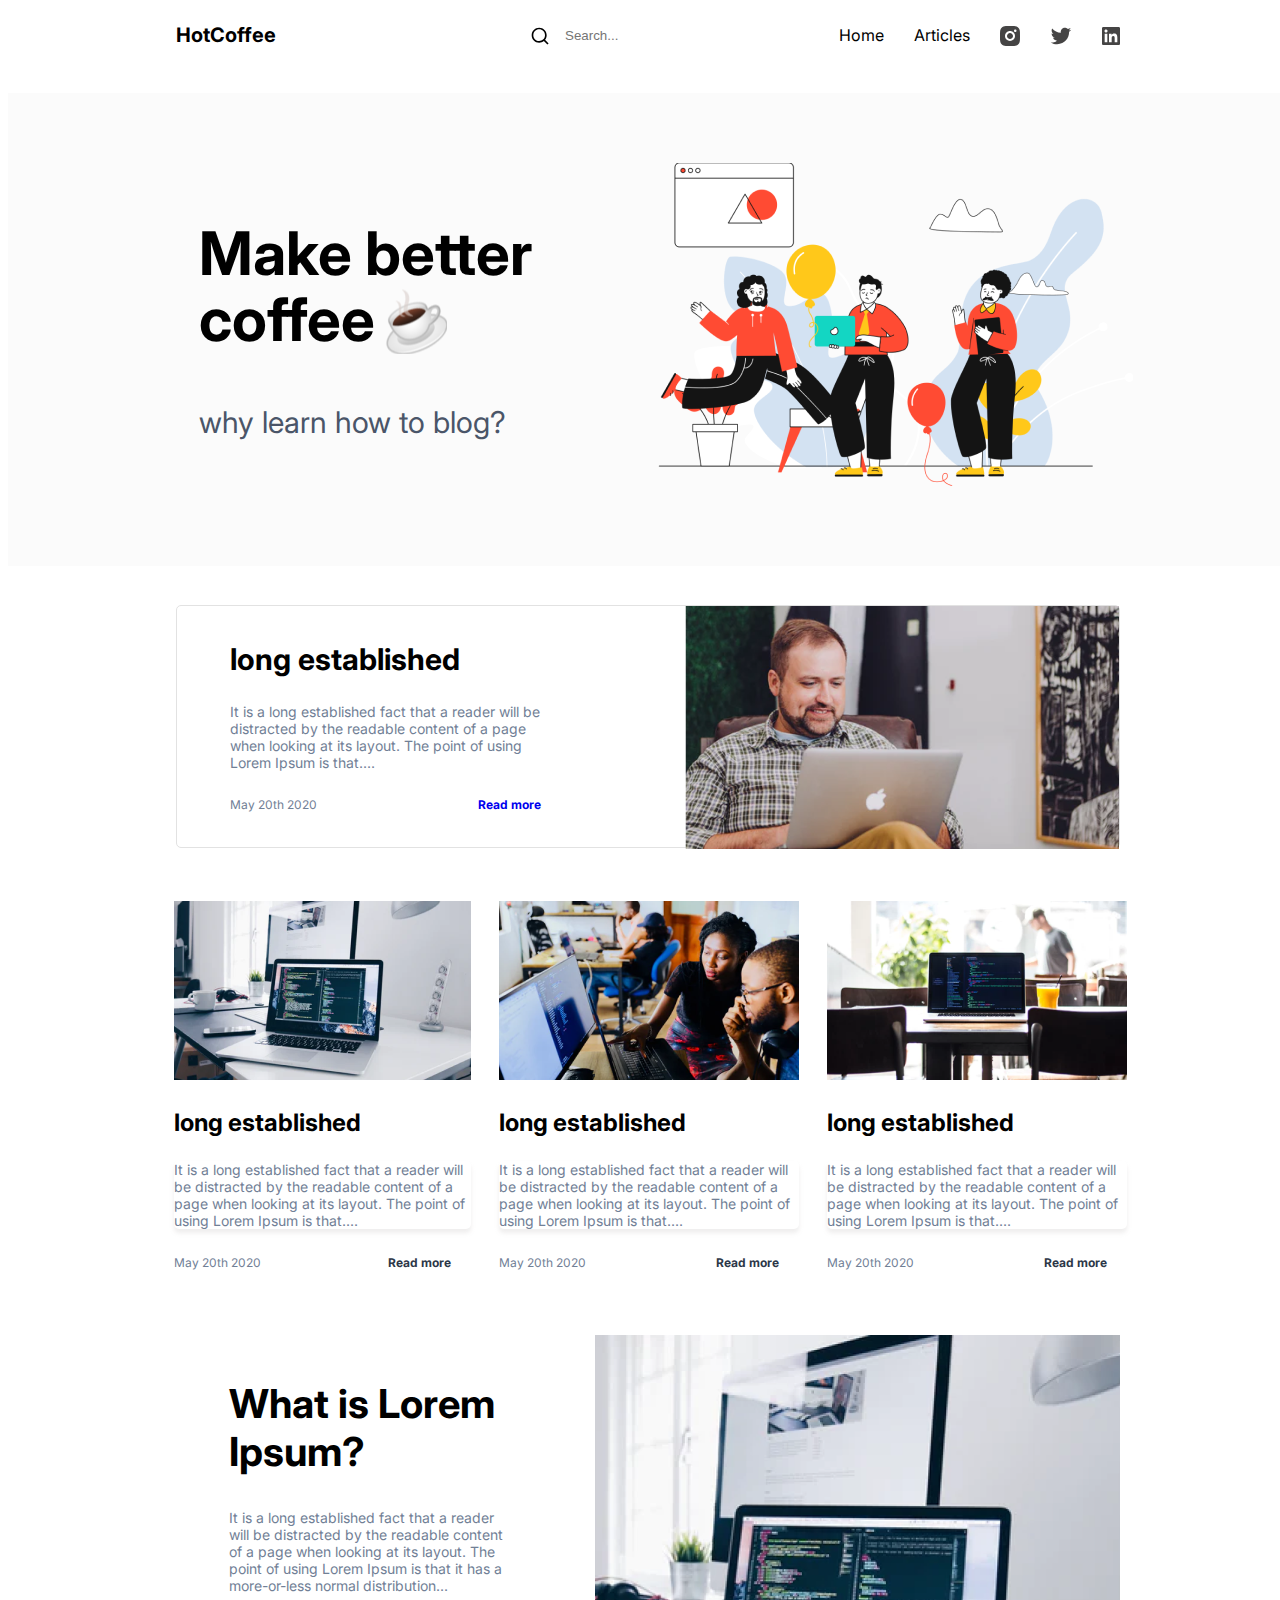
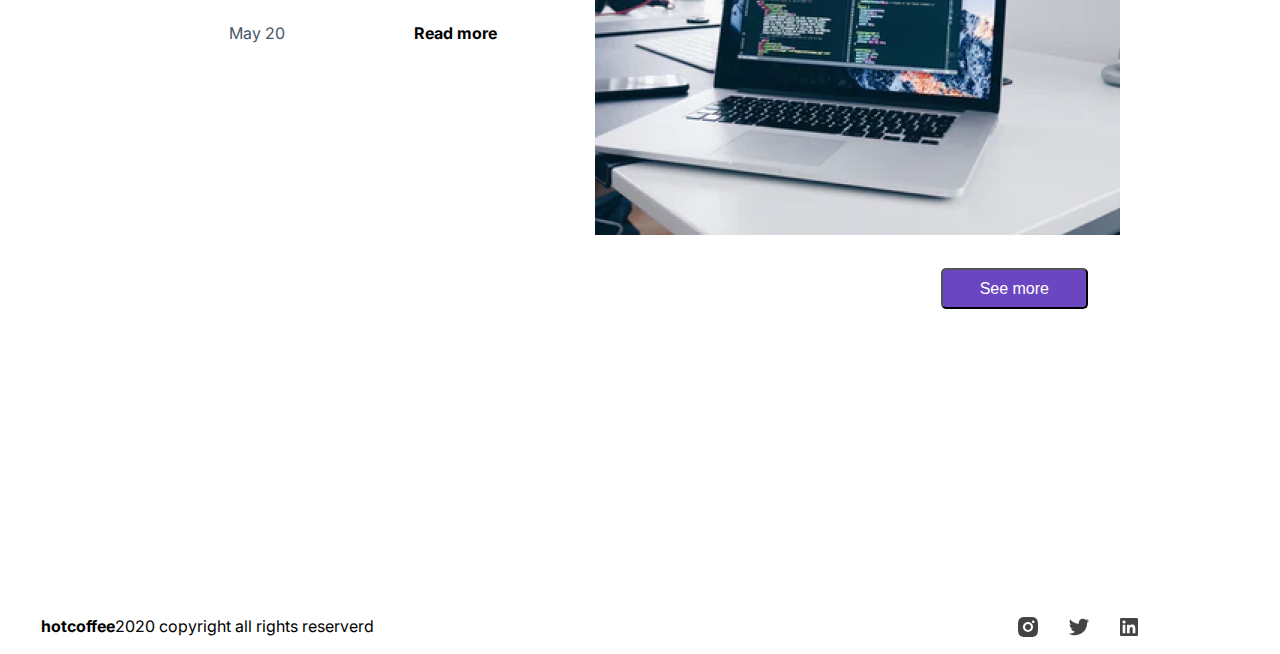
<file: хоткофи/index.html>
<!DOCTYPE html>
<html lang="en">
<head>
    <meta charset="UTF-8" />
    <meta http-equiv="X-UA-Compatible" content="IE=edge">
    <meta name="viewport" content="width=device-width, initial-scale=1.0">
    <title>HotCoffee</title>
    <link rel="preconnect" href="https://fonts.googleapis.com">
    <link rel="preconnect" href="https://fonts.gstatic.com" crossorigin>
    <link href="https://fonts.googleapis.com/css2?family=Inter:wght@100;200;300;400;500;600;700;800;900&family=Montserrat:wght@400;700;900&family=Yeseva+One&display=swap" rel="stylesheet">
    <link rel="stylesheet" href="css/style.css">
</head>
<body>
    <header class="header">
        <div class="container">
          <div class="header__row">
            <a href="index.html" class="logo">HotCoffee</a>
            <div class="header__wrapper">
              <div class="header__search">
                <form class="search">
                  <img src="img/search-line 1.svg" alt="Search" class="search__icon">
                  <input type="text" placeholder="Search..." style="border:none">
                </form>
              </div>
              <nav class="menu">
                <ul class="menu__list">
                  <li class="menu__item">
                    <a class="menu__link" href="details.html" target="_blank">Home</a>
                  </li>
                  <li class="menu__item">
                    <a class="menu__link" href="details.html" target="_blank">Articles</a>
                  </li>
                </ul>
                <div class="soc-network">
                  <ul class="soc-network__list">
                    <li>
                      <a href="index.html" class="soc-network__link">
                        <img src="icon/Vector.svg" alt="soc-network__icon">
                      </a>
                    </li>
                    <li>
                      <a href="index.html" class="soc-network__link">
                        <img src="icon/Vector-1.svg" alt="soc-network__icon">
                      </a>
                    </li>
                    <li>
                      <a href="index.html" class="soc-network__link">
                        <img src="icon/Vector-2.svg" alt="soc-network__icon">
                      </a>
                    </li>
                  </ul>
                </div>
              </nav> 
            </div> 
          </div>
        </div>
    </header>
    <main>
    <section class="main">
      <div class="container">
        <div class="main__row">
          <div class="main__col">
            <h1 class="main__title">
              Make better coffee 
            </h1>
            <p class="main__subtitle">
              why learn how to blog?
            </p>
          </div>
          <div class="main__col">
            <img src="img/croods1.png" alt="img-main">
          </div>
        </div>
      </div>
    </section>
    <section>
     <div class="container">
        <div class="main__row1">
          <div class="main__col1">
            <h2 class="main__title1">
              long established
            </h2>
            <p class="main__subtitle1">
              It is a long established fact that a reader will be distracted
                  by the readable content of a page when looking at its layout.
                  The point of using Lorem Ipsum is that....
            </p>
            <div class="before-content">
                    <p class="date">May 20th 2020</p>
                    <a href="#" class="read-more">Read more</a>
            </div>
          </div>
          <div class="main__col1">
            <img src="img/image 1.png" alt="man">
          </div>
        </div>
      </div> 
    </section>
     <article class="content">
      <div class="container2">
         <div class="main__row2">
              <img src="img/image 2.png" alt="computer">
            </div>
             <h2 class="main__title2">
               long established
             </h2>
             <p class="main_subtitle">
              It is a long established fact that a reader will be distracted
                  by the readable content of a page when looking at its layout.
                  The point of using Lorem Ipsum is that....
             </p>
             <div class="before-content2">
              <p class="date2">May 20th 2020</p>
              <a href="#" class="read-more2">Read more</a>
             </div>
            </div>
            </div>
            </div>
            <div class="container2">
              <div class="main__row3">
                <img src="img/image 4.png" alt="people">
              </div>
              <h2 class="main__title3">
                long established
              </h2>
              <p class="main_subtitle">
                It is a long established fact that a reader will be distracted
                  by the readable content of a page when looking at its layout.
                  The point of using Lorem Ipsum is that....
              </p>
              <div class="before-content2">
                <p class="date2">May 20th 2020</p>
                <a href="#" class="read-more2">Read more</a>
            </div>
            </div>
            <div class="container2">
              <div class="main__row4">
                <img src="img/image 5.png" alt="table">
              </div>
              <h2 class="main_title4">
                long established
              </h2>
              <p class="main_subtitle">
                It is a long established fact that a reader will be distracted
                  by the readable content of a page when looking at its layout.
                  The point of using Lorem Ipsum is that....
              </p>
              <div class="before-content2">
                <p class="date2">May 20th 2020</p>
                <a href="#" class="read-more2">Read more</a>
              </div>
            </div>
          </article>
          <section>
            <div class="container">
               <div class="main_row">
                 <div class="main__col1">
                   <h2 class="title">
                     What is Lorem Ipsum?
                   </h2>
                   <p class="main_title">
                    It is a long established fact that a reader will be distracted by the readable content of a page when looking at its layout. The point of using Lorem Ipsum is that it has a more-or-less normal distribution...
                   </p>
                   <div class="before-content">
                           <p class="date3">May 20</p>
                           <a href="#" class="r-m2">Read more</a>
                   </div>
                 </div>
                 <div class="main__col1">
                   <img src="img/note.png" width="525" height="500" alt="note">
                 </div>
               </div>
             </div>
           </section>
           <section>
            <div class="btn">
              <button class="btn-active" href="details.html" target="_blank">See more</button>
             </div>
           </section>
           </main>
  <footer class="footer">
    <div class="footdiv">
    <p class="footcopy">
      <strong>hotcoffee</strong>2020 copyright all rights reserverd
    </p>
    </div>
    <div class="soc-network2">
      <ul class="soc-network__list2">
        <li>
          <a href="index.html" class="soc-network__link2">
            <img src="icon/Vector.svg" alt="soc-network__icon2">
          </a>
        </li>
        <li>
          <a href="index.html" class="soc-network__link2">
            <img src="icon/Vector-1.svg" alt="soc-network__icon2">
          </a>
        </li>
        <li>
          <a href="index.html" class="soc-network__link2">
            <img src="icon/Vector-2.svg" alt="soc-network__icon2">
          </a>
        </li>
      </ul>
    </div>
  </footer>
</body>
</html>
</file>
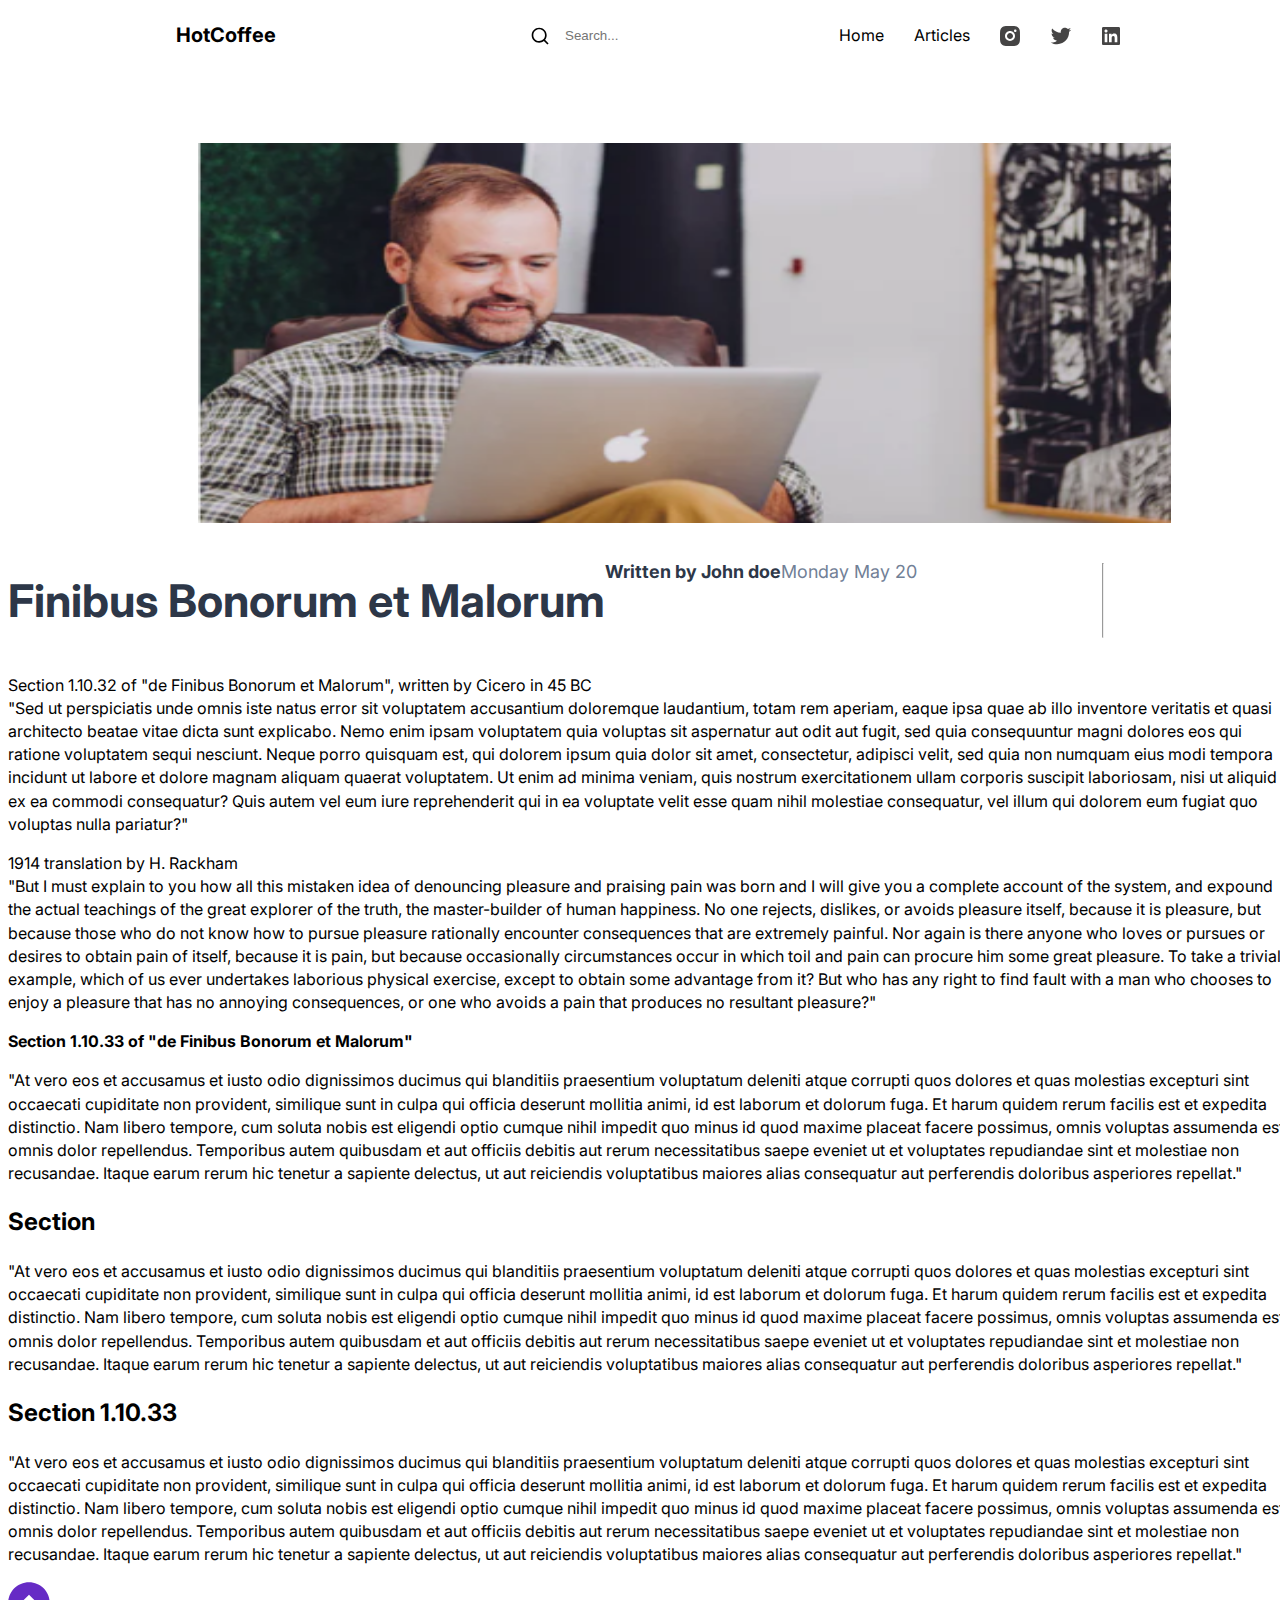
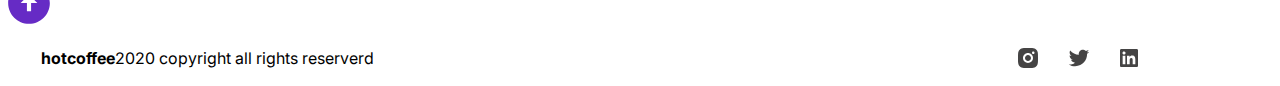
<file: хоткофи/details.html>
<!DOCTYPE html>
<html lang="en">
<head>
    <meta charset="UTF-8" />
    <meta http-equiv="X-UA-Compatible" content="IE=edge">
    <meta name="viewport" content="width=device-width, initial-scale=1.0">
    <title>HotCoffee</title>
    <link rel="preconnect" href="https://fonts.googleapis.com">
    <link rel="preconnect" href="https://fonts.gstatic.com" crossorigin>
    <link href="https://fonts.googleapis.com/css2?family=Inter:wght@100;200;300;400;500;600;700;800;900&family=Montserrat:wght@400;700;900&family=Yeseva+One&display=swap" rel="stylesheet">
    <link rel="stylesheet" href="css/style.css">
</head>
<body>
    <header class="header">
        <div class="container">
          <div class="header__row">
            <a href="index.html" class="logo">HotCoffee</a>
            <div class="header__wrapper">
              <div class="header__search">
                <form class="search">
                  <img src="img/search-line 1.svg" alt="Search" class="search__icon">
                  <input type="text" placeholder="Search..." style="border:none">
                </form>
              </div>
              <nav class="menu">
                <ul class="menu__list">
                  <li class="menu__item">
                    <a class="menu__link" href="#">Home</a>
                  </li>
                  <li class="menu__item">
                    <a class="menu__link" href="#">Articles</a>
                  </li>
                </ul>
                <div class="soc-network">
                  <ul class="soc-network__list">
                    <li>
                      <a href="index.html" class="soc-network__link">
                        <img src="icon/Vector.svg" alt="soc-network__icon">
                      </a>
                    </li>
                    <li>
                      <a href="index.html" class="soc-network__link">
                        <img src="icon/Vector-1.svg" alt="soc-network__icon">
                      </a>
                    </li>
                    <li>
                      <a href="index.html" class="soc-network__link">
                        <img src="icon/Vector-2.svg" alt="soc-network__icon">
                      </a>
                    </li>
                  </ul>
                </div>
              </nav> 
            </div> 
          </div>
        </div>
    </header>
    <main>
        <section class="chief__start">
            <div class="img">
            <img id="image" src="img/image 1.png" alt="man_with_a_laptop" width="973px" height="380.37px">
            </div>
            <div class="title">
            <h1 class="chief__start__title">Finibus Bonorum et Malorum</h1>
            <p class="chief__start__author">Written by John doe</p>
            <p class="chief__start__date">Monday  May 20</p>
            <hr class="chief__start__line">
        </div>
        </section>
        <section class="chief__middle">
            <p class="chief__middle__paragraph-1">Section 1.10.32 of "de Finibus Bonorum et Malorum", written by Cicero in 45 BC<br>"Sed ut perspiciatis unde omnis iste natus error sit voluptatem accusantium doloremque laudantium, totam rem aperiam, eaque ipsa quae ab illo inventore veritatis et quasi architecto beatae vitae dicta sunt explicabo. Nemo enim ipsam voluptatem quia voluptas sit aspernatur aut odit aut fugit, sed quia consequuntur magni dolores eos qui ratione voluptatem sequi nesciunt. Neque porro quisquam est, qui dolorem ipsum quia dolor sit amet, consectetur, adipisci velit, sed quia non numquam eius modi tempora incidunt ut labore et dolore magnam aliquam quaerat voluptatem. Ut enim ad minima veniam, quis nostrum exercitationem ullam corporis suscipit laboriosam, nisi ut aliquid ex ea commodi consequatur? Quis autem vel eum iure reprehenderit qui in ea voluptate velit esse quam nihil molestiae consequatur, vel illum qui dolorem eum fugiat quo voluptas nulla pariatur?"</p>
            <p class="chief__middle__paragraph-1">1914 translation by H. Rackham<br>"But I must explain to you how all this mistaken idea of denouncing pleasure and praising pain was born and I will give you a complete account of the system, and expound the actual teachings of the great explorer of the truth, the master-builder of human happiness. No one rejects, dislikes, or avoids pleasure itself, because it is pleasure, but because those who do not know how to pursue pleasure rationally encounter consequences that are extremely painful. Nor again is there anyone who loves or pursues or desires to obtain pain of itself, because it is pain, but because occasionally circumstances occur in which toil and pain can procure him some great pleasure. To take a trivial example, which of us ever undertakes laborious physical exercise, except to obtain some advantage from it? But who has any right to find fault with a man who chooses to enjoy a pleasure that has no annoying consequences, or one who avoids a pain that produces no resultant pleasure?"</p>
            <p class="chief__middle__paragraph-2"><strong>Section 1.10.33 of "de Finibus Bonorum et Malorum"</strong></p>
            <p class="chief__middle__paragraph-1">"At vero eos et accusamus et iusto odio dignissimos ducimus qui blanditiis praesentium voluptatum deleniti atque corrupti quos dolores et quas molestias excepturi sint occaecati cupiditate non provident, similique sunt in culpa qui officia deserunt mollitia animi, id est laborum et dolorum fuga. Et harum quidem rerum facilis est et expedita distinctio. Nam libero tempore, cum soluta nobis est eligendi optio cumque nihil impedit quo minus id quod maxime placeat facere possimus, omnis voluptas assumenda est, omnis dolor repellendus. Temporibus autem quibusdam et aut officiis debitis aut rerum necessitatibus saepe eveniet ut et voluptates repudiandae sint et molestiae non recusandae. Itaque earum rerum hic tenetur a sapiente delectus, ut aut reiciendis voluptatibus maiores alias consequatur aut perferendis doloribus asperiores repellat."</p>
        </section>
        <section class="chief__end">
            <h2 class="chief__end__title">Section</h2>
            <p class="chief__middle__paragraph-1">"At vero eos et accusamus et iusto odio dignissimos ducimus qui blanditiis praesentium voluptatum deleniti atque corrupti quos dolores et quas molestias excepturi sint occaecati cupiditate non provident, similique sunt in culpa qui officia deserunt mollitia animi, id est laborum et dolorum fuga. Et harum quidem rerum facilis est et expedita distinctio. Nam libero tempore, cum soluta nobis est eligendi optio cumque nihil impedit quo minus id quod maxime placeat facere possimus, omnis voluptas assumenda est, omnis dolor repellendus. Temporibus autem quibusdam et aut officiis debitis aut rerum necessitatibus saepe eveniet ut et voluptates repudiandae sint et molestiae non recusandae. Itaque earum rerum hic tenetur a sapiente delectus, ut aut reiciendis voluptatibus maiores alias consequatur aut perferendis doloribus asperiores repellat."</p>
            <h2 class="chief__end__title">Section 1.10.33</h2>
            <p class="chief__middle__paragraph-1">"At vero eos et accusamus et iusto odio dignissimos ducimus qui blanditiis praesentium voluptatum deleniti atque corrupti quos dolores et quas molestias excepturi sint occaecati cupiditate non provident, similique sunt in culpa qui officia deserunt mollitia animi, id est laborum et dolorum fuga. Et harum quidem rerum facilis est et expedita distinctio. Nam libero tempore, cum soluta nobis est eligendi optio cumque nihil impedit quo minus id quod maxime placeat facere possimus, omnis voluptas assumenda est, omnis dolor repellendus. Temporibus autem quibusdam et aut officiis debitis aut rerum necessitatibus saepe eveniet ut et voluptates repudiandae sint et molestiae non recusandae. Itaque earum rerum hic tenetur a sapiente delectus, ut aut reiciendis voluptatibus maiores alias consequatur aut perferendis doloribus asperiores repellat."</p>
            <a href="#image"><img class="image-up" src="img/Up.svg"></a>
        </section>
    </main>

    <footer class="footer">
        <div class="footdiv">
        <p class="footcopy">
          <strong>hotcoffee</strong>2020 copyright all rights reserverd
        </p>
        </div>
        <div class="soc-network2">
          <ul class="soc-network__list2">
            <li>
              <a href="index.html" class="soc-network__link2">
                <img src="icon/Vector.svg" alt="soc-network__icon2">
              </a>
            </li>
            <li>
              <a href="index.html" class="soc-network__link2">
                <img src="icon/Vector-1.svg" alt="soc-network__icon2">
              </a>
            </li>
            <li>
              <a href="index.html" class="soc-network__link2">
                <img src="icon/Vector-2.svg" alt="soc-network__icon2">
              </a>
            </li>
          </ul>
        </div>
      </footer>
    </body>
    </html>
</file>
<file: хоткофи/css/style.css>
html {
    scroll-behavior: smooth; 
}
  
html, body {
  min-height: 100%;
  height: 100%;
  width: 100%;
  font-family: 'Inter', sans-serif;
    line-height: 1.15;
    -webkit-text-size-adjust: 100%; 
}

body {
  font-family: 'Inter', sans-serif;  
  height: auto;
  line-height: 1.45; 
}

*,
*:before,
*:after {
  box-sizing: border-box; 
}

a:hover, a :active, a :target, a :focus {
  text-decoration: none; 
}

button {
  outline: none;
  background: transparent; 
}
input{
  outline: none; 
}
button:hover, button:focus, button:active {
  outline: none;
  background: transparent; 
}
label {
  display: block; 
}
a{
    text-decoration: none;
}
li {
    list-style-type: none;
}
ul {
 margin-left: 0; 
 padding-left: 0; 
}

.container {
    display: flex;
    width: 100%;
    max-width: 976px;
    margin: 0 auto;
    padding: 0 16px;
}
.header {
    min-height: 85px;
    background: #ffffff;
}
.header__row{
    display: flex;
    align-items: center;
    justify-content: space-between;
    width: 100%;
}
.header__wrapper{
    display: flex;
    align-items: center;
    justify-content: space-between;
    width: 100%;
    max-width: 590px;
}
.logo{
    font-size: 20px;
    line-height: 1.45;
    font-weight: 700;
    color: #000000;
}
.search{
    display: flex;
    align-items: center;
    /* margin-left: 280px; */
}
.menu{
    display: flex;
    align-items: center;

}
.menu__list{
    display: flex;   
}
.menu__item:not(:last-child){
    margin-right: 30px;
  
}
.menu__link{
    color: #000000;
}
.header__search{
    margin-right: 16px;
}
.search{
    display: flex;
    align-items: center;
    max-width: 180px;
}

.search__icon{
    margin-right: 13px;
}
.soc-network{
    margin-left: 30px;
}  
.soc-network__list{
    display: flex;
    align-items: center;
}
.soc-network__list > li:not(:last-child){
    margin-right: 30px;
}
.soc-network__link{
    display: flex;
    align-items: center;
    justify-content: center;
}
.main{
    padding: 70px 0 74px;
    margin-bottom: 39px;
    background: #FBFBFB;
}
.main__row{
    display: flex;
    justify-content: space-between;
    width: 100%;
    padding: 0 23px;
}
.main__col{
    width: 100%;
    max-width: 49%;
}
.main__col:first-child{
    display: flex;
    flex-direction: column;
    justify-content: center;
}
.main__title{
    position: relative;
    font-size: 60px;
    line-height: 1.1;
    font-weight: 700;
    color: #000000;
    margin-bottom: 19px;
}
.main__title:after {
    content: "";
    background: url("../img/coffe.png") no-repeat center;
    position: absolute;
    width: 72px;
    height: 68px;
} 

.main__subtitle{
    font-size: 30px;
    color: #4A5568;
}

.main__row1{
    display: flex;
    justify-content: space-between;
    width: 100%;
/*    padding: 0 23px;*/
    max-height: 243px;
    border: 1px solid #e2e2e2;
    border-radius: 5px;
}

.main__col1:first-child {
    width: 100%;
    max-width: 49%;
    padding: 12px 78px 27px 53px;

} 

.main__title1{
    position: relative;
    font-size: 30px;
    line-height: 1.1;
    font-weight: 700;
    color: #000000;
    margin-bottom: 27px;
    align-items: center;
}

.main__subtitle1 {
    font-size: 14px;
    color: #4A5568;
    line-height: 17px;
    color: #718096;
    font-weight: 400;
}

.before-content {
  display: flex;
  justify-content: space-between;
}

.date {
  font-weight: 400;
  font-size: 12px;
  line-height: 15px;
  color: #718096;
}

.read-more {
    display: flex;
  font-weight: 700;
  font-size: 12px;
  line-height: 15px;
  align-items: center;
  margin-right: 20px;
}
.content {
    display: flex;
    position: relative;
    margin: 25px auto;
    box-sizing: border-box;
    max-width: 976px;
}



.before-content2 {
    display: flex;
    justify-content: space-between;
  }

.date2 {
font-weight: 400;
font-size: 12px;
line-height: 15px;
color: #718096;
}

.read-more2 {
    display: flex;
  font-weight: 700;
  font-size: 12px;
  line-height: 15px;
  align-items: center;
  margin-right: 20px;
  color: #2D3748;
}

.main_subtitle {
font-size: 14px;
line-height: 17px;
color: #718096;
position: relative;
background: #FFFFFF;
box-shadow: 0px 4px 4px rgba(192, 189, 189, 0.25);
border-radius: 5px;
}

.container2 {
    display:inline;
    max-width: 976px;
    margin: 28px 14px;
}

.title {
display: flex;
font-family: 'Inter';
font-style: normal;
font-weight: 700;
font-size: 40px;
line-height: 48px;

color: #000000;
}
.main_title {
    font-size: 14px;
    color: #4A5568;
    line-height: 17px;
    color: #718096;
    font-weight: 400;
}
.main_row {
    display: flex;
    justify-content: space-between;
    width: 100%;
    max-height: 243px;
}
.date3 {
font-family: 'Inter';
font-style: normal;
font-weight: 400;
font-size: 16px;
line-height: 19px;
color: #4A5568;
}
.r-m2 {
    display: flex;
    font-weight: 700;
    font-size: 16px;
    line-height: 19px;
    align-items: center;
    margin-right: 20px;
    color: #000000;
}
.btn {
    display: flex;
    justify-content: flex-end;
    padding: 190px;
    margin: 100px;
    padding-right: 100px;
 }
 .btn-active {
     display: flex;
     font-size: 16px;
     padding: 9px 37px;
     line-height: 19px;
     color: white;
     background: #6B46C1;
     border-radius: 5px;
     cursor: pointer;
 }
 
 .footer {
     display: flex;
     margin: auto;
 }
 .footdiv {
     display: flex;
     width: 100%;
     width: 976px;
     margin: 0 auto;
     padding: 0 16px;
 }
 
 .soc-network2 {
 display: flex;
 padding-right: 150px;
 }  
 .soc-network__list2{
     display: flex;
     align-items: center;
 }
 .soc-network__list2 > li:not(:last-child){
     margin-right: 30px;
 }
 .soc-network__link2{
     display: flex;
     align-items: center;
 }
 .chief_start {
    display: flex;
}
.img {
    display: flex;
    padding: 50px 20px 20px 190px;
}
.chief__start__title {
    font-family: 'Inter';
    font-style: normal;
    font-weight: 700;
    font-size: 45px;
    line-height: 54px;
    color: #2D3748;
    }
    .chief__start__author {
        display: flex;
    font-family: 'Inter';
    font-style: normal;
    font-weight: 700;
    font-size: 18px;
    line-height: 22px;
    color: #2D3748;
    }
    .chief__start__date {
        display: flex;
    font-family: 'Inter';
    font-style: normal;
    font-weight: 400;
    font-size: 18px;
    line-height: 22px;
    color: #718096;
    }
</file>
